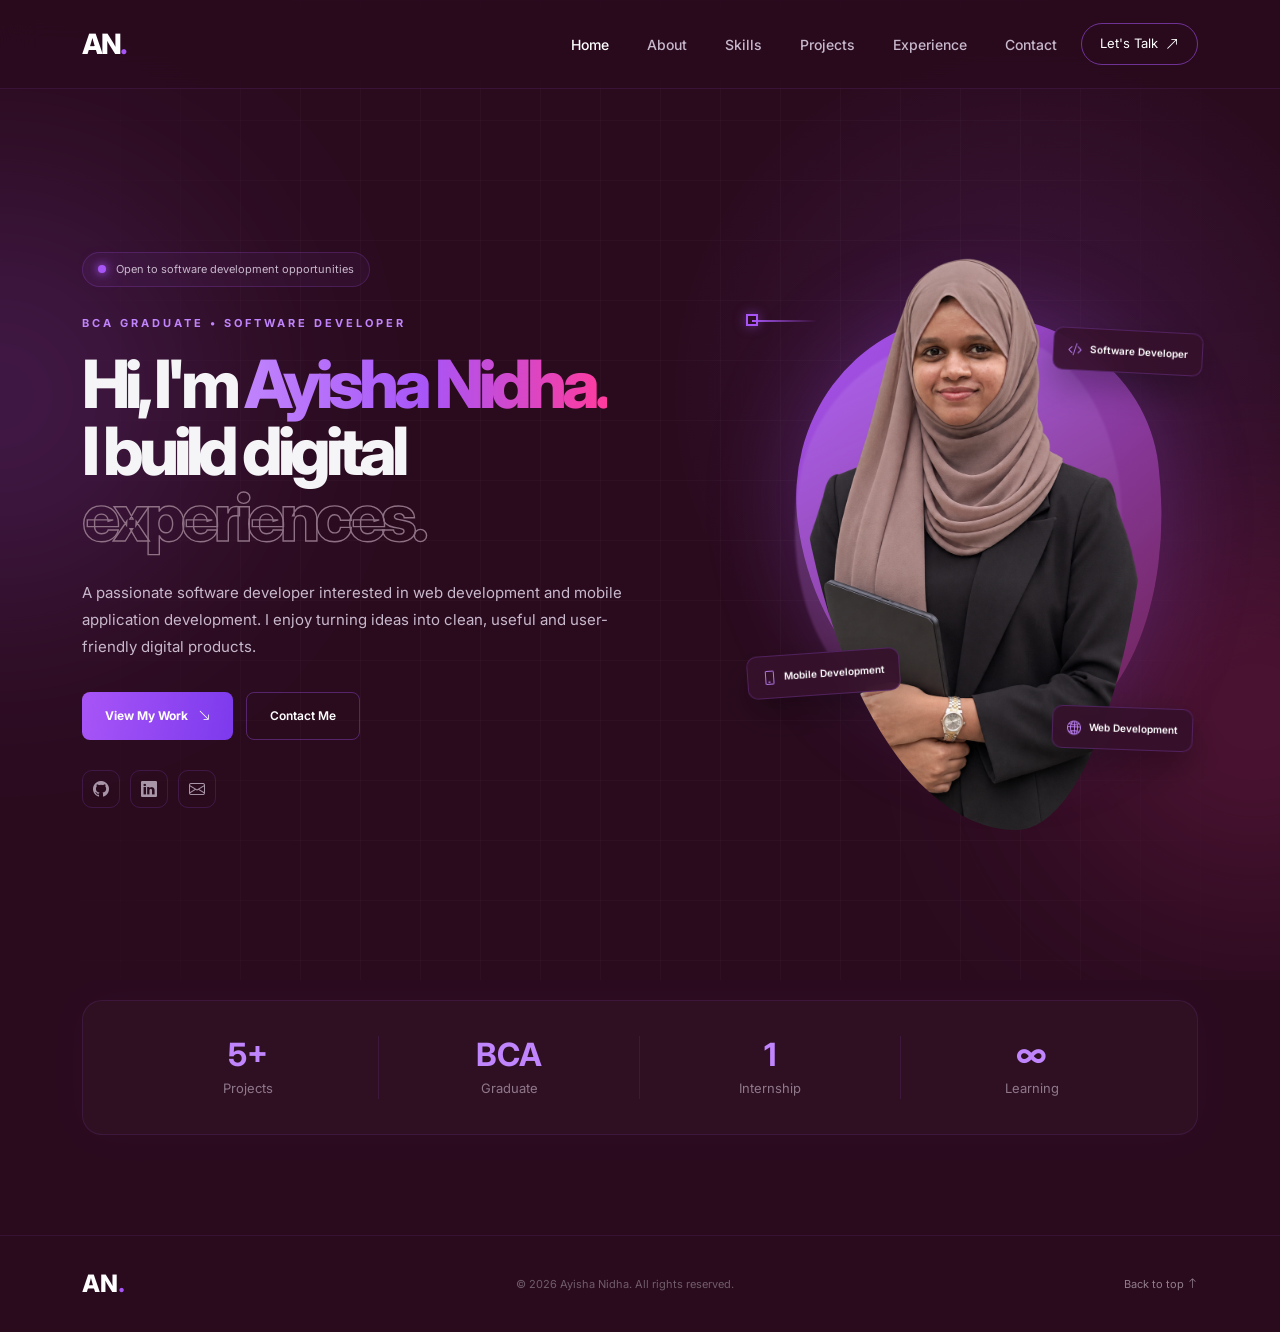
<file: index.html>
<!DOCTYPE html>
<html lang="en">

<head>

    <meta charset="UTF-8">

    <meta name="viewport" content="width=device-width, initial-scale=1.0">

    <title>Ayisha Nidha | Software Developer</title>

    <!-- Bootstrap -->

    <link
        href="https://cdn.jsdelivr.net/npm/bootstrap@5.3.3/dist/css/bootstrap.min.css"
        rel="stylesheet">

    <!-- Bootstrap Icons -->

    <link
        rel="stylesheet"
        href="https://cdn.jsdelivr.net/npm/bootstrap-icons@1.11.3/font/bootstrap-icons.min.css">

    <!-- Google Font -->

    <link
        href="https://fonts.googleapis.com/css2?family=Inter:wght@300;400;500;600;700;800&display=swap"
        rel="stylesheet">

    <!-- CSS -->

    <link rel="stylesheet" href="style.css">

</head>

<body>

<!-- =====================================================
NAVBAR
===================================================== -->

<nav class="navbar navbar-expand-lg fixed-top">

    <div class="container">

        <a class="navbar-brand" href="index.html">
            AN<span>.</span>
        </a>

        <button
            class="navbar-toggler"
            type="button"
            data-bs-toggle="collapse"
            data-bs-target="#navbarNav">

            <i class="bi bi-list"></i>

        </button>

        <div class="collapse navbar-collapse" id="navbarNav">

            <ul class="navbar-nav ms-auto align-items-lg-center">

                <li class="nav-item">
                    <a class="nav-link active" href="index.html">
                        Home
                    </a>
                </li>

                <li class="nav-item">
                    <a class="nav-link" href="about.html">
                        About
                    </a>
                </li>

                <li class="nav-item">
                    <a class="nav-link" href="skills.html">
                        Skills
                    </a>
                </li>

                <li class="nav-item">
                    <a class="nav-link" href="projects.html">
                        Projects
                    </a>
                </li>

                <li class="nav-item">
                    <a class="nav-link" href="experience.html">
                        Experience
                    </a>
                </li>

                <li class="nav-item">
                    <a class="nav-link" href="contact.html">
                        Contact
                    </a>
                </li>

                <li class="nav-item ms-lg-3">

                    <a href="contact.html" class="nav-talk">

                        Let's Talk

                        <i class="bi bi-arrow-up-right"></i>

                    </a>

                </li>

            </ul>

        </div>

    </div>

</nav>


<!-- =====================================================
HOME
===================================================== -->

<section id="home" class="hero">

    <div class="hero-grid"></div>

    <div class="hero-glow hero-glow-one"></div>

    <div class="hero-glow hero-glow-two"></div>

    <div class="container">

        <div class="row align-items-center min-vh-100">

            <!-- LEFT -->

            <div class="col-lg-7 hero-left">

                <div class="available">

                    <span class="pulse"></span>

                    Open to software development opportunities

                </div>

                <p class="hero-small">

                    BCA GRADUATE • SOFTWARE DEVELOPER

                </p>

                <h1>

                    Hi, I'm

                    <span class="gradient-text">
                        Ayisha Nidha.
                    </span>

                    <br>

                    I build digital

                    <span class="outline-text">
                        experiences.
                    </span>

                </h1>

                <p class="hero-description">

                    A passionate software developer interested in
                    web development and mobile application development.
                    I enjoy turning ideas into clean, useful and
                    user-friendly digital products.

                </p>

                <div class="hero-buttons">

                    <a href="projects.html" class="btn-main">

                        View My Work

                        <i class="bi bi-arrow-down-right"></i>

                    </a>

                    <a href="contact.html" class="btn-outline">

                        Contact Me

                    </a>

                </div>

                <div class="social-links">

                    <!-- GitHub -->

                    <a
                        href="https://github.com/AyshaNidhaA"
                        target="_blank"
                        title="GitHub">

                        <i class="bi bi-github"></i>

                    </a>

                    <!-- LinkedIn -->

                    <a
                        href="https://www.linkedin.com/in/ayisha-nidha-3877b5318/"
                        target="_blank"
                        title="LinkedIn">

                        <i class="bi bi-linkedin"></i>

                    </a>

                    <!-- Email -->

                    <a
                        href="mailto:ayshaaaa212@gmail.com"
                        title="Email">

                        <i class="bi bi-envelope"></i>

                    </a>

                </div>

            </div>


            <!-- RIGHT -->

            <div class="col-lg-5">

                <div class="hero-profile">

                    <div class="profile-shape shape-one"></div>

                    <div class="profile-shape shape-two"></div>

                    <div class="profile-image">

                        <img
                            src="./images/profile.png"
                            alt="Ayisha Nidha">

                    </div>

                    <div class="profile-label label-one">

                        <i class="bi bi-code-slash"></i>

                        Software Developer

                    </div>

                    <div class="profile-label label-two">

                        <i class="bi bi-phone"></i>

                        Mobile Development

                    </div>

                    <div class="profile-label label-three">

                        <i class="bi bi-globe2"></i>

                        Web Development

                    </div>

                </div>

            </div>

        </div>

    </div>

</section>


<!-- =====================================================
STATS
===================================================== -->

<section class="stats-section">

    <div class="container">

        <div class="stats-box">

            <div class="stat">

                <h3>5+</h3>

                <p>Projects</p>

            </div>

            <div class="stat">

                <h3>BCA</h3>

                <p>Graduate</p>

            </div>

            <div class="stat">

                <h3>1</h3>

                <p>Internship</p>

            </div>

            <div class="stat">

                <h3>∞</h3>

                <p>Learning</p>

            </div>

        </div>

    </div>

</section>


<!-- =====================================================
FOOTER
===================================================== -->

<footer>

    <div class="container">

        <div class="footer-content">

            <div class="footer-logo">

                AN<span>.</span>

            </div>

            <p>
                © 2026 Ayisha Nidha. All rights reserved.
            </p>

            <a href="#">

                Back to top

                <i class="bi bi-arrow-up"></i>

            </a>

        </div>

    </div>

</footer>


<!-- Bootstrap JS -->

<script
src="https://cdn.jsdelivr.net/npm/bootstrap@5.3.3/dist/js/bootstrap.bundle.min.js">
</script>

</body>

</html>
</file>
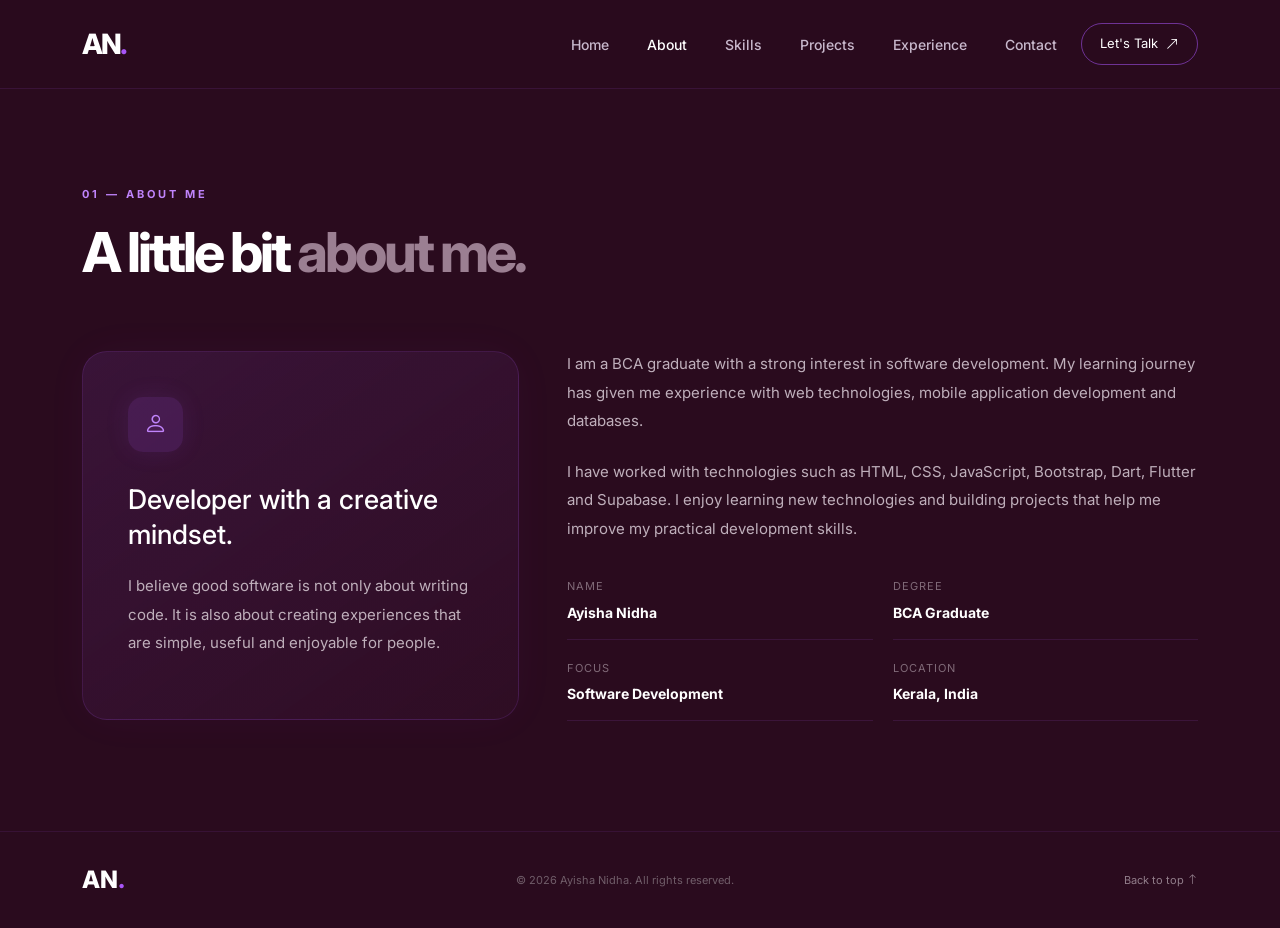
<file: about.html>
<!DOCTYPE html>
<html lang="en">

<head>

    <meta charset="UTF-8">

    <meta name="viewport" content="width=device-width, initial-scale=1.0">

    <title>About | Ayisha Nidha</title>

    <link
        href="https://cdn.jsdelivr.net/npm/bootstrap@5.3.3/dist/css/bootstrap.min.css"
        rel="stylesheet">

    <link
        rel="stylesheet"
        href="https://cdn.jsdelivr.net/npm/bootstrap-icons@1.11.3/font/bootstrap-icons.min.css">

    <link
        href="https://fonts.googleapis.com/css2?family=Inter:wght@300;400;500;600;700;800&display=swap"
        rel="stylesheet">

    <link rel="stylesheet" href="style.css">

</head>

<body>

<nav class="navbar navbar-expand-lg fixed-top">

    <div class="container">

        <a class="navbar-brand" href="index.html">
            AN<span>.</span>
        </a>

        <button
            class="navbar-toggler"
            type="button"
            data-bs-toggle="collapse"
            data-bs-target="#navbarNav">

            <i class="bi bi-list"></i>

        </button>

        <div class="collapse navbar-collapse" id="navbarNav">

            <ul class="navbar-nav ms-auto align-items-lg-center">

                <li class="nav-item">
                    <a class="nav-link" href="index.html">Home</a>
                </li>

                <li class="nav-item">
                    <a class="nav-link active" href="about.html">About</a>
                </li>

                <li class="nav-item">
                    <a class="nav-link" href="skills.html">Skills</a>
                </li>

                <li class="nav-item">
                    <a class="nav-link" href="projects.html">Projects</a>
                </li>

                <li class="nav-item">
                    <a class="nav-link" href="experience.html">Experience</a>
                </li>

                <li class="nav-item">
                    <a class="nav-link" href="contact.html">Contact</a>
                </li>

                <li class="nav-item ms-lg-3">

                    <a href="contact.html" class="nav-talk">

                        Let's Talk

                        <i class="bi bi-arrow-up-right"></i>

                    </a>

                </li>

            </ul>

        </div>

    </div>

</nav>


<!-- ABOUT -->

<section id="about" class="section" style="padding-top: 180px;">

    <div class="container">

        <div class="section-heading">

            <span>01 — ABOUT ME</span>

            <h2>

                A little bit

                <span>about me.</span>

            </h2>

        </div>

        <div class="row align-items-center g-5">

            <div class="col-lg-5">

                <div class="about-card">

                    <div class="about-icon">

                        <i class="bi bi-person"></i>

                    </div>

                    <h3>

                        Developer with a
                        creative mindset.

                    </h3>

                    <p>

                        I believe good software is not only about
                        writing code. It is also about creating
                        experiences that are simple, useful and
                        enjoyable for people.

                    </p>

                </div>

            </div>

            <div class="col-lg-7">

                <p class="about-text">

                    I am a BCA graduate with a strong interest in
                    software development. My learning journey has
                    given me experience with web technologies,
                    mobile application development and databases.

                </p>

                <p class="about-text">

                    I have worked with technologies such as
                    HTML, CSS, JavaScript, Bootstrap, Dart,
                    Flutter and Supabase. I enjoy learning new
                    technologies and building projects that help
                    me improve my practical development skills.

                </p>

                <div class="about-details">

                    <div>

                        <span>Name</span>

                        <strong>
                            Ayisha Nidha
                        </strong>

                    </div>

                    <div>

                        <span>Degree</span>

                        <strong>
                            BCA Graduate
                        </strong>

                    </div>

                    <div>

                        <span>Focus</span>

                        <strong>
                            Software Development
                        </strong>

                    </div>

                    <div>

                        <span>Location</span>

                        <strong>
                            Kerala, India
                        </strong>

                    </div>

                </div>

            </div>

        </div>

    </div>

</section>


<footer>

    <div class="container">

        <div class="footer-content">

            <div class="footer-logo">
                AN<span>.</span>
            </div>

            <p>
                © 2026 Ayisha Nidha. All rights reserved.
            </p>

            <a href="#">
                Back to top
                <i class="bi bi-arrow-up"></i>
            </a>

        </div>

    </div>

</footer>


<script
src="https://cdn.jsdelivr.net/npm/bootstrap@5.3.3/dist/js/bootstrap.bundle.min.js">
</script>

</body>

</html>
</file>
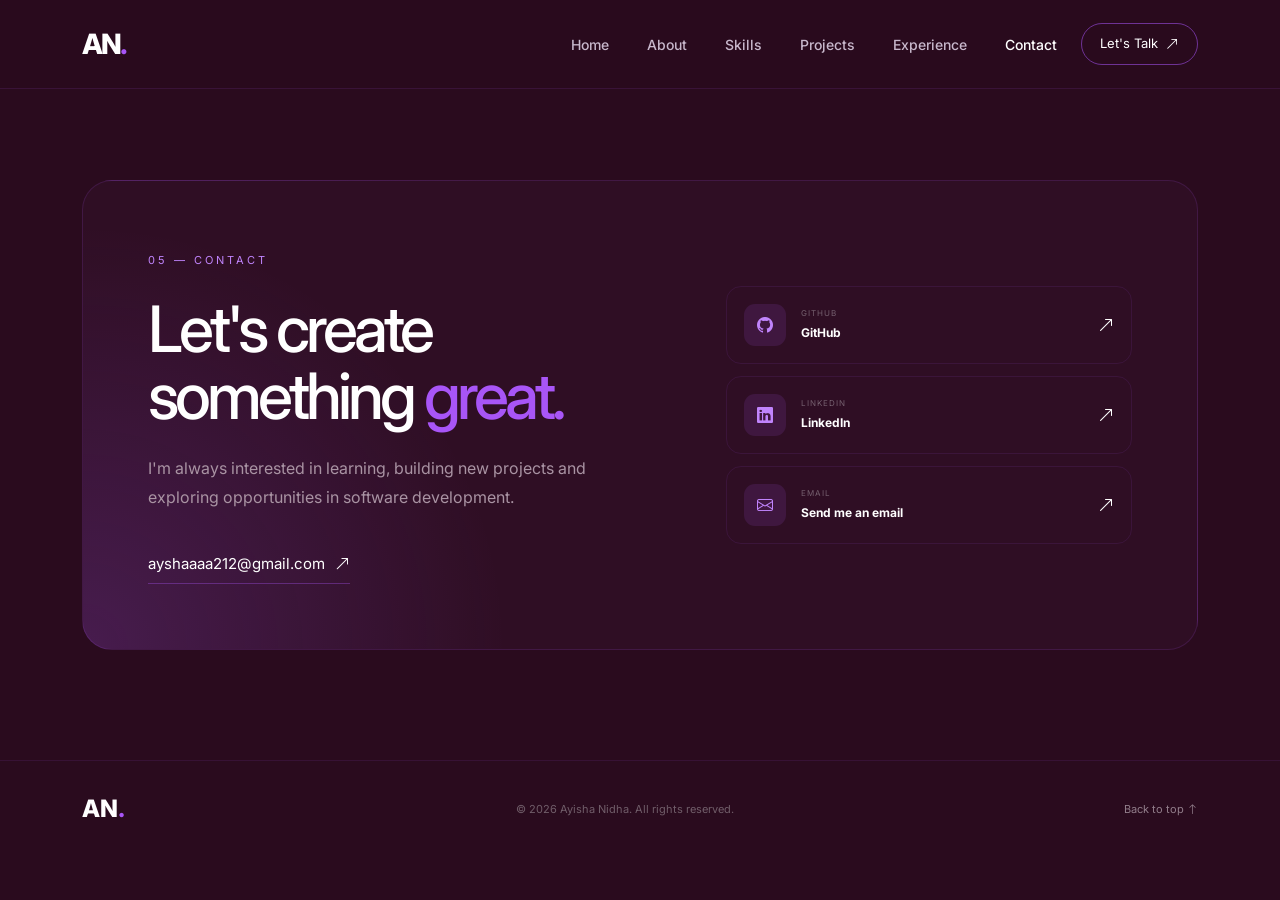
<file: contact.html>
<!DOCTYPE html>
<html lang="en">

<head>

    <meta charset="UTF-8">

    <meta name="viewport" content="width=device-width, initial-scale=1.0">

    <title>Contact | Ayisha Nidha</title>

    <link
        href="https://cdn.jsdelivr.net/npm/bootstrap@5.3.3/dist/css/bootstrap.min.css"
        rel="stylesheet">

    <link
        rel="stylesheet"
        href="https://cdn.jsdelivr.net/npm/bootstrap-icons@1.11.3/font/bootstrap-icons.min.css">

    <link
        href="https://fonts.googleapis.com/css2?family=Inter:wght@300;400;500;600;700;800&display=swap"
        rel="stylesheet">

    <link rel="stylesheet" href="style.css">

</head>

<body>

<nav class="navbar navbar-expand-lg fixed-top">

    <div class="container">

        <a class="navbar-brand" href="index.html">
            AN<span>.</span>
        </a>

        <button
            class="navbar-toggler"
            type="button"
            data-bs-toggle="collapse"
            data-bs-target="#navbarNav">

            <i class="bi bi-list"></i>

        </button>

        <div class="collapse navbar-collapse" id="navbarNav">

            <ul class="navbar-nav ms-auto align-items-lg-center">

                <li class="nav-item">
                    <a class="nav-link" href="index.html">Home</a>
                </li>

                <li class="nav-item">
                    <a class="nav-link" href="about.html">About</a>
                </li>

                <li class="nav-item">
                    <a class="nav-link" href="skills.html">Skills</a>
                </li>

                <li class="nav-item">
                    <a class="nav-link" href="projects.html">Projects</a>
                </li>

                <li class="nav-item">
                    <a class="nav-link" href="experience.html">Experience</a>
                </li>

                <li class="nav-item">
                    <a class="nav-link active" href="contact.html">Contact</a>
                </li>

                <li class="nav-item ms-lg-3">

                    <a href="contact.html" class="nav-talk">

                        Let's Talk

                        <i class="bi bi-arrow-up-right"></i>

                    </a>

                </li>

            </ul>

        </div>

    </div>

</nav>


<!-- CONTACT -->

<section id="contact" class="section contact-section" style="padding-top: 180px;">

    <div class="container">

        <div class="contact-box">

            <div class="contact-content">

                <span class="contact-small">
                    05 — CONTACT
                </span>

                <h2>

                    Let's create

                    something

                    <span>great.</span>

                </h2>

                <p>

                    I'm always interested in learning,
                    building new projects and exploring
                    opportunities in software development.

                </p>

                <a
                    href="mailto:ayshaaaa212@gmail.com"
                    class="email-link">

                    ayshaaaa212@gmail.com

                    <i class="bi bi-arrow-up-right"></i>

                </a>

            </div>


            <div class="contact-details">

                <!-- GitHub -->

                <a
                    href="https://github.com/AyshaNidhaA"
                    target="_blank"
                    class="contact-item">

                    <div class="contact-icon">

                        <i class="bi bi-github"></i>

                    </div>

                    <div>

                        <small>GITHUB</small>

                        <strong>
                            GitHub
                        </strong>

                    </div>

                    <i class="bi bi-arrow-up-right"></i>

                </a>


                <!-- LinkedIn -->

                <a
                    href="https://www.linkedin.com/in/ayisha-nidha-3877b5318/"
                    target="_blank"
                    class="contact-item">

                    <div class="contact-icon">

                        <i class="bi bi-linkedin"></i>

                    </div>

                    <div>

                        <small>LINKEDIN</small>

                        <strong>
                            LinkedIn
                        </strong>

                    </div>

                    <i class="bi bi-arrow-up-right"></i>

                </a>


                <!-- Email -->

                <a
                    href="mailto:ayshaaaa212@gmail.com"
                    class="contact-item">

                    <div class="contact-icon">

                        <i class="bi bi-envelope"></i>

                    </div>

                    <div>

                        <small>EMAIL</small>

                        <strong>
                            Send me an email
                        </strong>

                    </div>

                    <i class="bi bi-arrow-up-right"></i>

                </a>

            </div>

        </div>

    </div>

</section>


<footer>

    <div class="container">

        <div class="footer-content">

            <div class="footer-logo">
                AN<span>.</span>
            </div>

            <p>
                © 2026 Ayisha Nidha. All rights reserved.
            </p>

            <a href="#">
                Back to top
                <i class="bi bi-arrow-up"></i>
            </a>

        </div>

    </div>

</footer>


<script
src="https://cdn.jsdelivr.net/npm/bootstrap@5.3.3/dist/js/bootstrap.bundle.min.js">
</script>

</body>

</html>
</file>
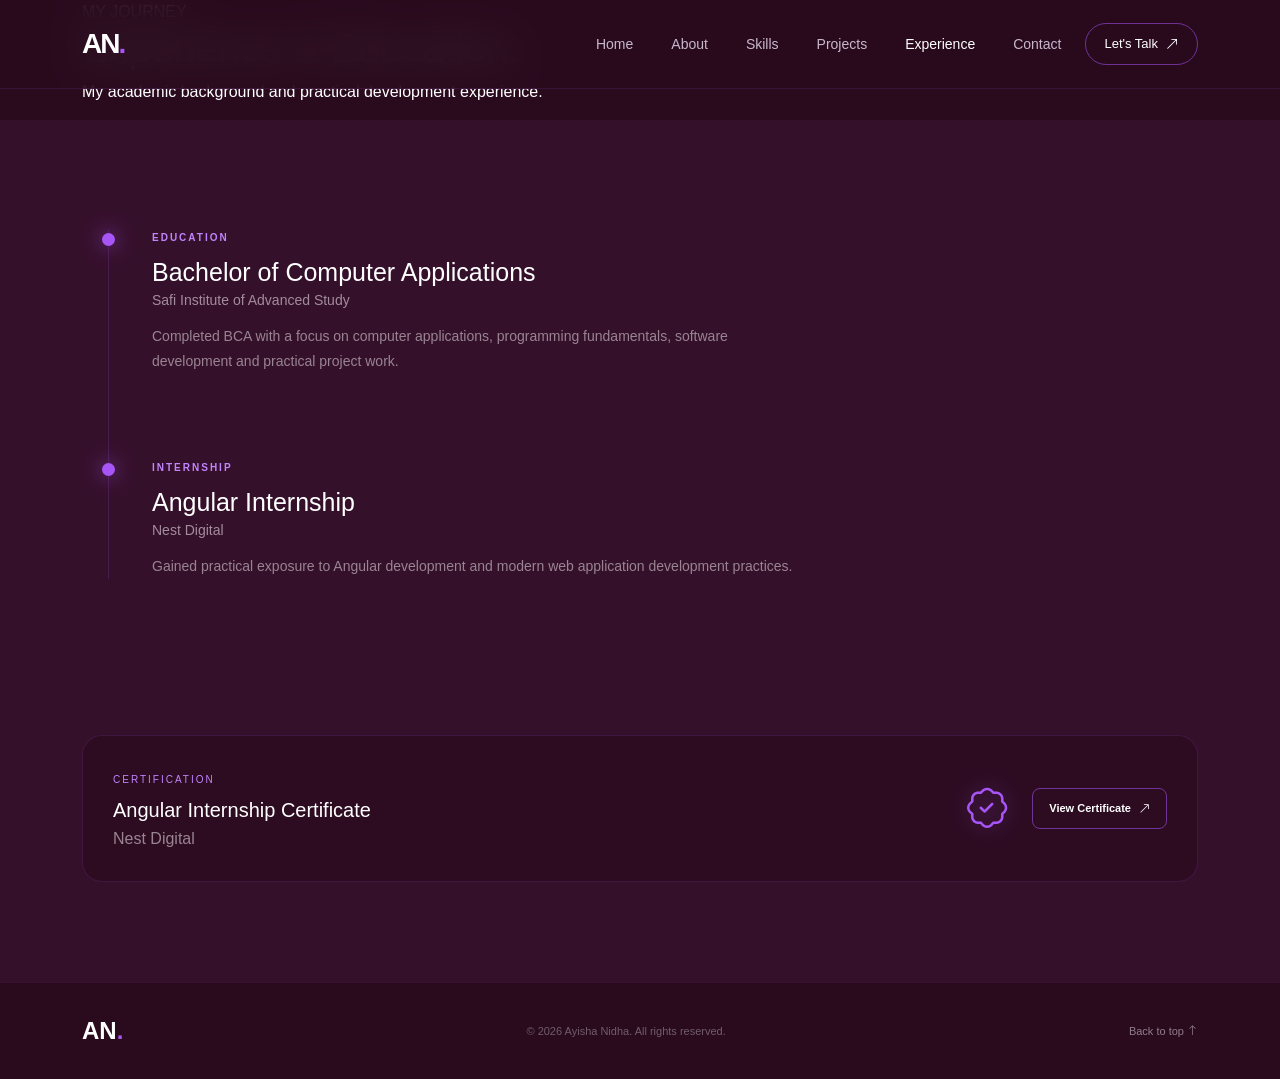
<file: experience.html>
<!DOCTYPE html>
<html lang="en">
<head>
    <meta charset="UTF-8">
    <meta name="viewport" content="width=device-width, initial-scale=1.0">

    <title>Experience | Ayisha Nidha</title>

    <link href="https://cdn.jsdelivr.net/npm/bootstrap@5.3.3/dist/css/bootstrap.min.css" rel="stylesheet">

    <link rel="stylesheet" href="https://cdn.jsdelivr.net/npm/bootstrap-icons@1.11.3/font/bootstrap-icons.min.css">

    <link rel="stylesheet" href="style.css">
</head>

<body>

<nav class="navbar navbar-expand-lg fixed-top">

    <div class="container">

        <a class="navbar-brand" href="index.html">
            AN<span>.</span>
        </a>

        <button class="navbar-toggler" type="button"
                data-bs-toggle="collapse"
                data-bs-target="#navbarNav">

            <i class="bi bi-list"></i>

        </button>

        <div class="collapse navbar-collapse" id="navbarNav">

            <ul class="navbar-nav ms-auto align-items-lg-center">

                <li class="nav-item">
                    <a class="nav-link" href="index.html">Home</a>
                </li>

                <li class="nav-item">
                    <a class="nav-link" href="about.html">About</a>
                </li>

                <li class="nav-item">
                    <a class="nav-link" href="skills.html">Skills</a>
                </li>

                <li class="nav-item">
                    <a class="nav-link" href="projects.html">Projects</a>
                </li>

                <li class="nav-item">
                    <a class="nav-link active" href="experience.html">Experience</a>
                </li>

                <li class="nav-item">
                    <a class="nav-link" href="contact.html">Contact</a>
                </li>

                <li class="nav-item ms-lg-3">
                    <a href="contact.html" class="nav-talk">
                        Let's Talk
                        <i class="bi bi-arrow-up-right"></i>
                    </a>
                </li>

            </ul>

        </div>

    </div>

</nav>


<section class="page-header">

    <div class="container">

        <span>MY JOURNEY</span>

        <h1>
            Experience & <span>Education.</span>
        </h1>

        <p>
            My academic background and practical
            development experience.
        </p>

    </div>

</section>


<section class="section experience-section">

    <div class="container">

        <div class="timeline">


            <div class="timeline-item">

                <div class="timeline-dot"></div>

                <div class="timeline-date">
                    EDUCATION
                </div>

                <div class="timeline-content">

                    <h3>
                        Bachelor of Computer Applications
                    </h3>

                    <h5>
                        Safi Institute of Advanced Study
                    </h5>

                    <p>
                        Completed BCA with a focus on computer
                        applications, programming fundamentals,
                        software development and practical
                        project work.
                    </p>

                </div>

            </div>


            <div class="timeline-item">

                <div class="timeline-dot"></div>

                <div class="timeline-date">
                    INTERNSHIP
                </div>

                <div class="timeline-content">

                    <h3>
                        Angular Internship
                    </h3>

                    <h5>
                        Nest Digital
                    </h5>

                    <p>
                        Gained practical exposure to Angular
                        development and modern web application
                        development practices.
                    </p>

                </div>

            </div>


        </div>

    </div>

</section>


<section class="certificate-section">

    <div class="container">

        <div class="certificate-card">

            <div class="certificate-info">

                <span>
                    CERTIFICATION
                </span>

                <h3>
                    Angular Internship Certificate
                </h3>

                <p>
                    Nest Digital
                </p>

            </div>


            <div class="certificate-right">

                <div class="certificate-icon">
                    <i class="bi bi-patch-check"></i>
                </div>

                <a href="./images/internship_nest.jfif"
                   target="_blank"
                   class="certificate-button">

                    View Certificate

                    <i class="bi bi-arrow-up-right"></i>

                </a>

            </div>

        </div>

    </div>

</section>


<footer>

    <div class="container">

        <div class="footer-content">

            <div class="footer-logo">
                AN<span>.</span>
            </div>

            <p>
                © 2026 Ayisha Nidha. All rights reserved.
            </p>

            <a href="#">
                Back to top
                <i class="bi bi-arrow-up"></i>
            </a>

        </div>

    </div>

</footer>


<script src="https://cdn.jsdelivr.net/npm/bootstrap@5.3.3/dist/js/bootstrap.bundle.min.js"></script>

</body>
</html>
</file>
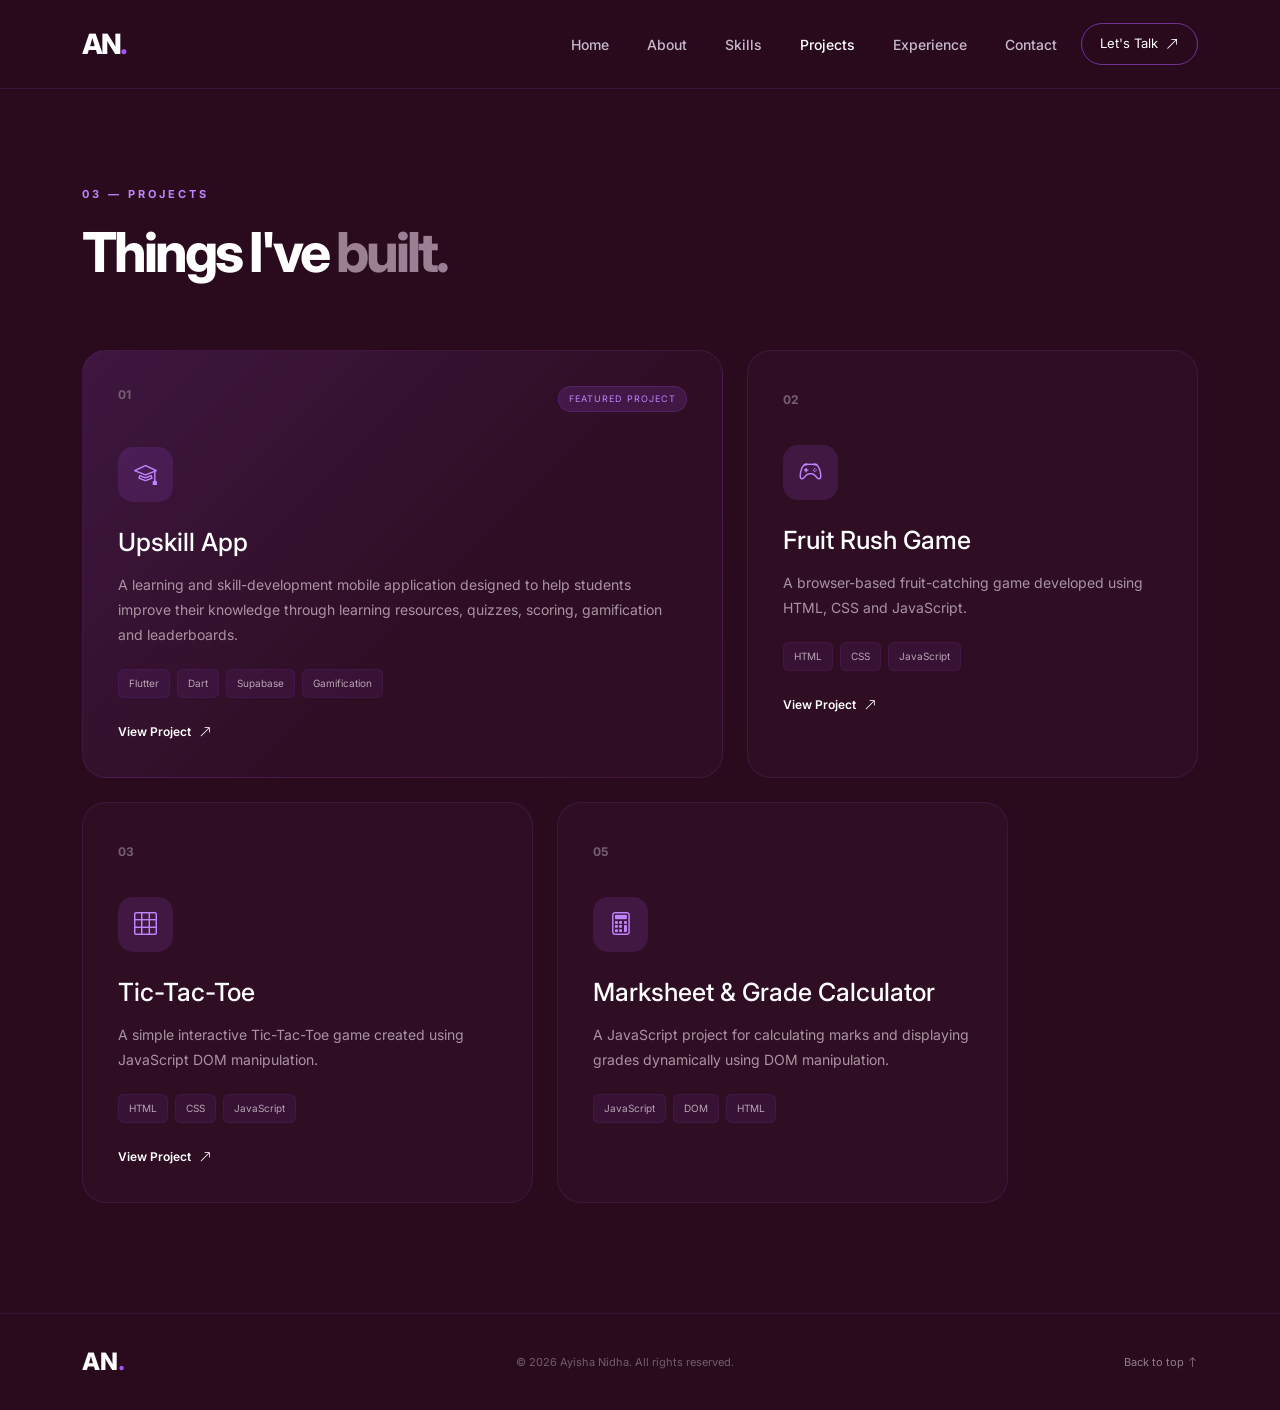
<file: projects.html>
<!DOCTYPE html>
<html lang="en">

<head>

    <meta charset="UTF-8">

    <meta name="viewport" content="width=device-width, initial-scale=1.0">

    <title>Projects | Ayisha Nidha</title>

    <link
        href="https://cdn.jsdelivr.net/npm/bootstrap@5.3.3/dist/css/bootstrap.min.css"
        rel="stylesheet">

    <link
        rel="stylesheet"
        href="https://cdn.jsdelivr.net/npm/bootstrap-icons@1.11.3/font/bootstrap-icons.min.css">

    <link
        href="https://fonts.googleapis.com/css2?family=Inter:wght@300;400;500;600;700;800&display=swap"
        rel="stylesheet">

    <link rel="stylesheet" href="style.css">

</head>

<body>

<nav class="navbar navbar-expand-lg fixed-top">

    <div class="container">

        <a class="navbar-brand" href="index.html">
            AN<span>.</span>
        </a>

        <button
            class="navbar-toggler"
            type="button"
            data-bs-toggle="collapse"
            data-bs-target="#navbarNav">

            <i class="bi bi-list"></i>

        </button>

        <div class="collapse navbar-collapse" id="navbarNav">

            <ul class="navbar-nav ms-auto align-items-lg-center">

                <li class="nav-item">
                    <a class="nav-link" href="index.html">Home</a>
                </li>

                <li class="nav-item">
                    <a class="nav-link" href="about.html">About</a>
                </li>

                <li class="nav-item">
                    <a class="nav-link" href="skills.html">Skills</a>
                </li>

                <li class="nav-item">
                    <a class="nav-link active" href="projects.html">Projects</a>
                </li>

                <li class="nav-item">
                    <a class="nav-link" href="experience.html">Experience</a>
                </li>

                <li class="nav-item">
                    <a class="nav-link" href="contact.html">Contact</a>
                </li>

                <li class="nav-item ms-lg-3">

                    <a href="contact.html" class="nav-talk">

                        Let's Talk

                        <i class="bi bi-arrow-up-right"></i>

                    </a>

                </li>

            </ul>

        </div>

    </div>

</nav>


<section id="projects" class="section" style="padding-top: 180px;">

    <div class="container">

        <div class="section-heading">

            <span>03 — PROJECTS</span>

            <h2>

                Things I've

                <span>built.</span>

            </h2>

        </div>

        <div class="row g-4">

            <!-- PROJECT 1 -->

            <div class="col-lg-7">

                <div class="project-card featured-project">

                    <div class="project-top">

                        <span class="project-number">
                            01
                        </span>

                        <span class="featured-label">
                            Featured Project
                        </span>

                    </div>

                    <div class="project-icon">

                        <i class="bi bi-mortarboard"></i>

                    </div>

                    <h3>
                        Upskill App
                    </h3>

                    <p>

                        A learning and skill-development mobile
                        application designed to help students
                        improve their knowledge through learning
                        resources, quizzes, scoring, gamification
                        and leaderboards.

                    </p>

                    <div class="project-tech">

                        <span>Flutter</span>
                        <span>Dart</span>
                        <span>Supabase</span>
                        <span>Gamification</span>

                    </div>

                    <a href="#" class="project-link">

                        View Project

                        <i class="bi bi-arrow-up-right"></i>

                    </a>

                </div>

            </div>


            <!-- PROJECT 2 -->

            <div class="col-lg-5">

                <div class="project-card">

                    <span class="project-number">
                        02
                    </span>

                    <div class="project-icon">

                        <i class="bi bi-controller"></i>

                    </div>

                    <h3>
                        Fruit Rush Game
                    </h3>

                    <p>

                        A browser-based fruit-catching game
                        developed using HTML, CSS and JavaScript.

                    </p>

                    <div class="project-tech">

                        <span>HTML</span>
                        <span>CSS</span>
                        <span>JavaScript</span>

                    </div>

                    <a href="#" class="project-link">

                        View Project

                        <i class="bi bi-arrow-up-right"></i>

                    </a>

                </div>

            </div>


            <!-- PROJECT 3 -->

            <div class="col-lg-5">

                <div class="project-card">

                    <span class="project-number">
                        03
                    </span>

                    <div class="project-icon">

                        <i class="bi bi-grid-3x3"></i>

                    </div>

                    <h3>
                        Tic-Tac-Toe
                    </h3>

                    <p>

                        A simple interactive Tic-Tac-Toe game
                        created using JavaScript DOM manipulation.

                    </p>

                    <div class="project-tech">

                        <span>HTML</span>
                        <span>CSS</span>
                        <span>JavaScript</span>

                    </div>

                    <a href="#" class="project-link">

                        View Project

                        <i class="bi bi-arrow-up-right"></i>

                    </a>

                </div>

            </div>


            <!-- PROJECT 5 -->

            <div class="col-lg-5">

                <div class="project-card">

                    <span class="project-number">
                        05
                    </span>

                    <div class="project-icon">

                        <i class="bi bi-calculator"></i>

                    </div>

                    <h3>
                        Marksheet & Grade Calculator
                    </h3>

                    <p>

                        A JavaScript project for calculating
                        marks and displaying grades dynamically
                        using DOM manipulation.

                    </p>

                    <div class="project-tech">

                        <span>JavaScript</span>
                        <span>DOM</span>
                        <span>HTML</span>

                    </div>

                </div>

            </div>

        </div>

    </div>

</section>


<footer>

    <div class="container">

        <div class="footer-content">

            <div class="footer-logo">
                AN<span>.</span>
            </div>

            <p>
                © 2026 Ayisha Nidha. All rights reserved.
            </p>

            <a href="#">
                Back to top
                <i class="bi bi-arrow-up"></i>
            </a>

        </div>

    </div>

</footer>


<script
src="https://cdn.jsdelivr.net/npm/bootstrap@5.3.3/dist/js/bootstrap.bundle.min.js">
</script>

</body>

</html>
</file>
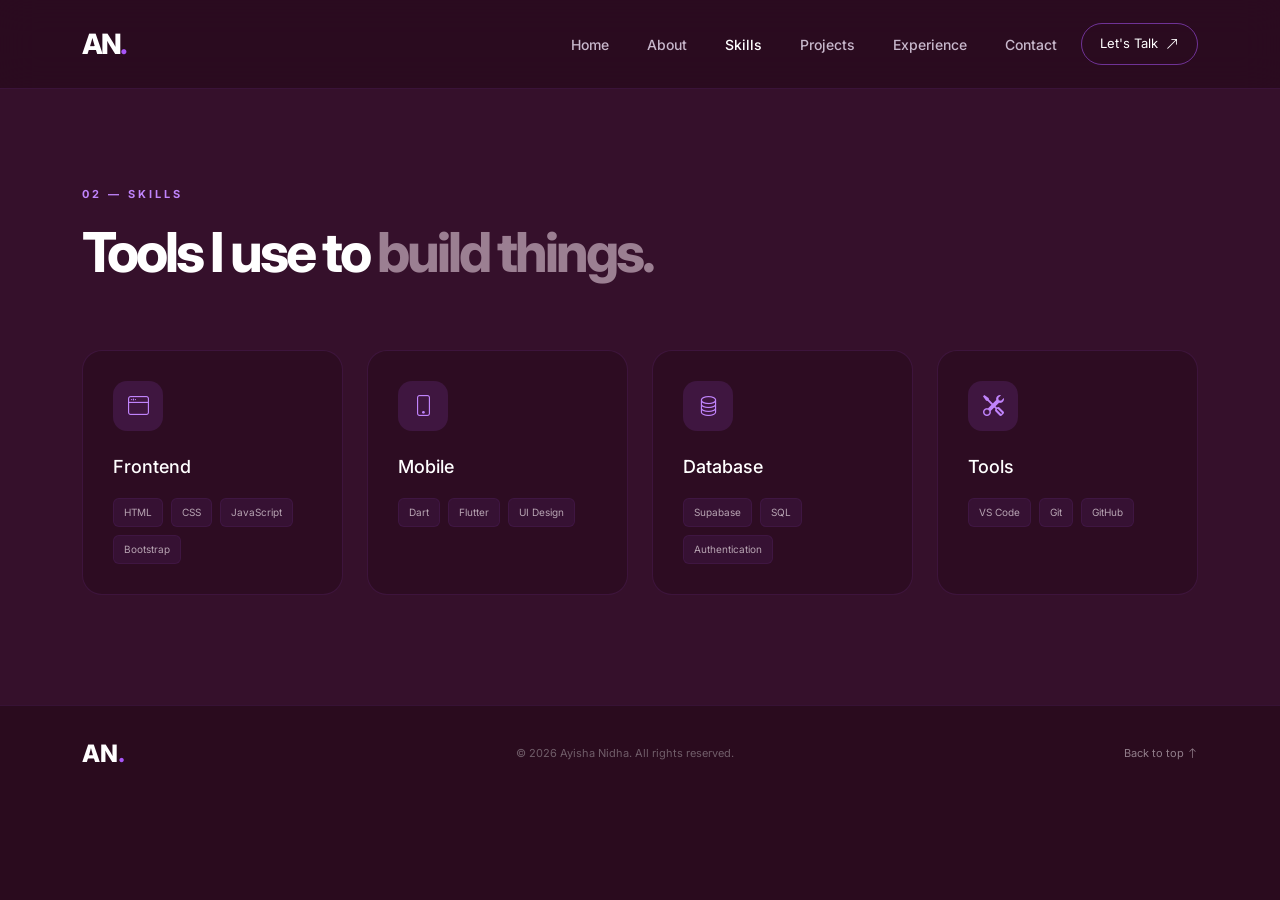
<file: skills.html>
<!DOCTYPE html>
<html lang="en">

<head>

    <meta charset="UTF-8">

    <meta name="viewport" content="width=device-width, initial-scale=1.0">

    <title>Skills | Ayisha Nidha</title>

    <link
        href="https://cdn.jsdelivr.net/npm/bootstrap@5.3.3/dist/css/bootstrap.min.css"
        rel="stylesheet">

    <link
        rel="stylesheet"
        href="https://cdn.jsdelivr.net/npm/bootstrap-icons@1.11.3/font/bootstrap-icons.min.css">

    <link
        href="https://fonts.googleapis.com/css2?family=Inter:wght@300;400;500;600;700;800&display=swap"
        rel="stylesheet">

    <link rel="stylesheet" href="style.css">

</head>

<body>

<nav class="navbar navbar-expand-lg fixed-top">

    <div class="container">

        <a class="navbar-brand" href="index.html">
            AN<span>.</span>
        </a>

        <button
            class="navbar-toggler"
            type="button"
            data-bs-toggle="collapse"
            data-bs-target="#navbarNav">

            <i class="bi bi-list"></i>

        </button>

        <div class="collapse navbar-collapse" id="navbarNav">

            <ul class="navbar-nav ms-auto align-items-lg-center">

                <li class="nav-item">
                    <a class="nav-link" href="index.html">Home</a>
                </li>

                <li class="nav-item">
                    <a class="nav-link" href="about.html">About</a>
                </li>

                <li class="nav-item">
                    <a class="nav-link active" href="skills.html">Skills</a>
                </li>

                <li class="nav-item">
                    <a class="nav-link" href="projects.html">Projects</a>
                </li>

                <li class="nav-item">
                    <a class="nav-link" href="experience.html">Experience</a>
                </li>

                <li class="nav-item">
                    <a class="nav-link" href="contact.html">Contact</a>
                </li>

                <li class="nav-item ms-lg-3">

                    <a href="contact.html" class="nav-talk">

                        Let's Talk

                        <i class="bi bi-arrow-up-right"></i>

                    </a>

                </li>

            </ul>

        </div>

    </div>

</nav>


<section id="skills" class="section skills-section" style="padding-top: 180px;">

    <div class="container">

        <div class="section-heading">

            <span>02 — SKILLS</span>

            <h2>

                Tools I use to

                <span>build things.</span>

            </h2>

        </div>

        <div class="row g-4">

            <div class="col-md-6 col-lg-3">

                <div class="skill-card">

                    <div class="skill-icon">
                        <i class="bi bi-window"></i>
                    </div>

                    <h4>Frontend</h4>

                    <div class="skill-tags">

                        <span>HTML</span>
                        <span>CSS</span>
                        <span>JavaScript</span>
                        <span>Bootstrap</span>

                    </div>

                </div>

            </div>

            <div class="col-md-6 col-lg-3">

                <div class="skill-card">

                    <div class="skill-icon">
                        <i class="bi bi-phone"></i>
                    </div>

                    <h4>Mobile</h4>

                    <div class="skill-tags">

                        <span>Dart</span>
                        <span>Flutter</span>
                        <span>UI Design</span>

                    </div>

                </div>

            </div>

            <div class="col-md-6 col-lg-3">

                <div class="skill-card">

                    <div class="skill-icon">
                        <i class="bi bi-database"></i>
                    </div>

                    <h4>Database</h4>

                    <div class="skill-tags">

                        <span>Supabase</span>
                        <span>SQL</span>
                        <span>Authentication</span>

                    </div>

                </div>

            </div>

            <div class="col-md-6 col-lg-3">

                <div class="skill-card">

                    <div class="skill-icon">
                        <i class="bi bi-tools"></i>
                    </div>

                    <h4>Tools</h4>

                    <div class="skill-tags">

                        <span>VS Code</span>
                        <span>Git</span>
                        <span>GitHub</span>

                    </div>

                </div>

            </div>

        </div>

    </div>

</section>


<footer>

    <div class="container">

        <div class="footer-content">

            <div class="footer-logo">
                AN<span>.</span>
            </div>

            <p>
                © 2026 Ayisha Nidha. All rights reserved.
            </p>

            <a href="#">
                Back to top
                <i class="bi bi-arrow-up"></i>
            </a>

        </div>

    </div>

</footer>


<script
src="https://cdn.jsdelivr.net/npm/bootstrap@5.3.3/dist/js/bootstrap.bundle.min.js">
</script>

</body>

</html>
</file>
<file: style.css>
/* =====================================================
BASIC
===================================================== */

* {
    margin: 0;
    padding: 0;
    box-sizing: border-box;
}

html {
    scroll-behavior: smooth;
}

body {
    background: #2A0B1E;
    color: #ffffff;
    font-family: "Inter", sans-serif;
    overflow-x: hidden;
}

a {
    text-decoration: none;
}

::selection {
    background: #A855F7;
    color: white;
}


/* =====================================================
NAVBAR
===================================================== */

.navbar {
    padding: 18px 0;
    background: rgba(42, 11, 30, 0.88);
    backdrop-filter: blur(18px);
    border-bottom: 1px solid rgba(168, 85, 247, 0.12);
    z-index: 1000;
}

.navbar-brand {
    font-size: 28px;
    font-weight: 800;
    color: white;
    letter-spacing: -2px;
}

.navbar-brand span,
.footer-logo span {
    color: #A855F7;
}

.nav-link {
    color: #C8B8CC !important;
    font-size: 14px;
    font-weight: 500;
    margin-left: 22px;
    transition: 0.3s;
}

.nav-link:hover,
.nav-link.active {
    color: #ffffff !important;
}

.nav-talk {
    display: inline-flex;
    align-items: center;
    gap: 8px;
    padding: 10px 18px;
    border: 1px solid rgba(168, 85, 247, 0.55);
    border-radius: 50px;
    color: white;
    font-size: 13px;
    transition: 0.3s;
}

.nav-talk:hover {
    background: #A855F7;
    border-color: #A855F7;
    color: white;
    box-shadow: 0 0 25px rgba(168, 85, 247, 0.35);
}

.navbar-toggler {
    border: 1px solid rgba(255,255,255,0.15);
}

.navbar-toggler i {
    color: white;
    font-size: 25px;
}


/* =====================================================
HERO
===================================================== */

.hero {
    position: relative;
    min-height: 100vh;
    overflow: hidden;
    padding-top: 80px;

    background:
        radial-gradient(
            circle at 80% 40%,
            rgba(168, 85, 247, 0.16),
            transparent 30%
        ),
        #2A0B1E;
}

.hero-grid {
    position: absolute;
    inset: 0;

    background-image:
        linear-gradient(
            rgba(255,255,255,0.025) 1px,
            transparent 1px
        ),
        linear-gradient(
            90deg,
            rgba(255,255,255,0.025) 1px,
            transparent 1px
        );

    background-size: 60px 60px;

    mask-image:
        linear-gradient(
            to right,
            transparent,
            black 25%,
            black 80%,
            transparent
        );

    pointer-events: none;
}

.hero-glow {
    position: absolute;
    border-radius: 50%;
    filter: blur(120px);
    pointer-events: none;
    opacity: 0.22;
}

.hero-glow-one {
    width: 400px;
    height: 400px;
    background: #A855F7;
    left: -200px;
    top: 20%;
}

.hero-glow-two {
    width: 350px;
    height: 350px;
    background: #FF3B9D;
    right: -150px;
    bottom: 10%;
}


/* =====================================================
HERO LEFT
===================================================== */

.hero-left {
    position: relative;
    z-index: 5;
}

.available {
    display: inline-flex;
    align-items: center;
    gap: 10px;
    padding: 8px 15px;
    border: 1px solid rgba(168, 85, 247, 0.20);
    border-radius: 50px;
    background: rgba(168, 85, 247, 0.06);
    color: #C8B8CC;
    font-size: 11px;
    margin-bottom: 28px;
}

.pulse {
    width: 8px;
    height: 8px;
    border-radius: 50%;
    background: #A855F7;

    box-shadow:
        0 0 8px #A855F7,
        0 0 18px rgba(168,85,247,0.8);
}

.hero-small {
    color: #C084FC;
    font-size: 11px;
    letter-spacing: 3px;
    font-weight: 700;
    margin-bottom: 20px;
}


/* =====================================================
HERO HEADING
===================================================== */

.hero h1 {
    font-size: clamp(40px, 5.2vw, 72px);
    line-height: 1;
    letter-spacing: -5px;
    font-weight: 800;
    max-width: 850px;
    color: #f5f5f7;
    margin: 0;
}

.gradient-text {
    background:
        linear-gradient(
            90deg,
            #C084FC,
            #A855F7,
            #FF3B9D
        );

    -webkit-background-clip: text;
    -webkit-text-fill-color: transparent;
}

.outline-text {
    color: transparent;
    -webkit-text-stroke: 1.4px #8E7185;
}


/* =====================================================
DESCRIPTION
===================================================== */

.hero-description {
    max-width: 570px;
    color: #C8B8CC;
    font-size: 15px;
    line-height: 1.8;
    margin-top: 28px;
}


/* =====================================================
BUTTONS
===================================================== */

.hero-buttons {
    display: flex;
    gap: 13px;
    margin-top: 32px;
}

.btn-main {
    display: inline-flex;
    align-items: center;
    gap: 10px;
    padding: 14px 23px;
    border-radius: 8px;

    background:
        linear-gradient(
            100deg,
            #A855F7,
            #7C3AED
        );

    color: white;
    font-size: 12px;
    font-weight: 700;
    transition: 0.3s;
}

.btn-main:hover {
    color: white;
    transform: translateY(-3px);

    box-shadow:
        0 12px 35px
        rgba(168,85,247,0.40);
}

.btn-outline {
    display: inline-flex;
    align-items: center;
    padding: 14px 23px;
    border-radius: 8px;

    border: 1px solid rgba(168,85,247,0.35);

    color: white;
    font-size: 12px;
    font-weight: 600;
    transition: 0.3s;
}

.btn-outline:hover {
    background: rgba(168,85,247,0.10);
    border-color: #A855F7;
    color: white;
    transform: translateY(-3px);

    box-shadow:
        0 8px 25px
        rgba(168,85,247,0.15);
}


/* =====================================================
SOCIAL
===================================================== */

.social-links {
    display: flex;
    gap: 10px;
    margin-top: 30px;
}

.social-links a {
    width: 38px;
    height: 38px;

    display: flex;
    align-items: center;
    justify-content: center;

    border-radius: 10px;

    border: 1px solid rgba(168,85,247,0.18);

    color: #A995A8;
    transition: 0.3s;
}

.social-links a:hover {
    color: white;
    border-color: #A855F7;
    background: rgba(168,85,247,0.12);

    transform: translateY(-4px);

    box-shadow:
        0 8px 25px
        rgba(168,85,247,0.18);
}


/* =====================================================
PROFILE AREA
===================================================== */

.hero-profile {
    position: relative;
    height: 600px;

    display: flex;
    align-items: center;
    justify-content: center;
}


/* =====================================================
ABSTRACT BURGUNDY + PURPLE SHAPES
===================================================== */

.profile-shape {
    position: absolute;
    z-index: 1;
    transition: 0.5s;
}

.shape-one {
    width: 365px;
    height: 430px;

    background:
        linear-gradient(
            145deg,
            #A855F7,
            #6D214F
        );

    border-radius:
        48% 52% 43% 57%
        /
        43% 40% 60% 57%;

    transform:
        rotate(-7deg)
        translateX(10px);

    box-shadow:
        0 0 90px
        rgba(168,85,247,0.25);
}

.shape-two {
    width: 330px;
    height: 395px;

    background:
        linear-gradient(
            145deg,
            rgba(192,132,252,0.55),
            rgba(112,32,78,0.35)
        );

    border-radius:
        55% 45% 50% 50%
        /
        45% 55% 45% 55%;

    transform:
        rotate(10deg)
        translateX(-15px);

    filter: blur(1px);
    opacity: 0.7;
}


/* =====================================================
PROFILE IMAGE
===================================================== */

.profile-image {
    position: relative;
    width: 365px;
    height: 600px;

    z-index: 3;

    display: flex;
    align-items: flex-end;
    justify-content: center;

    overflow: hidden;

    border-radius:
        48% 52% 38% 62%
        /
        18% 20% 80% 82%;
}

.profile-image img {
    width: 100%;
    height: 100%;

    object-fit: cover;
    object-position: center top;

    display: block;
}


/* =====================================================
FLOATING PROFILE LABELS
===================================================== */

.profile-label {
    position: absolute;
    z-index: 5;

    display: flex;
    align-items: center;
    gap: 8px;

    padding: 10px 14px;

    border-radius: 10px;

    background: rgba(53,16,43,0.90);

    border: 1px solid rgba(168,85,247,0.25);

    backdrop-filter: blur(15px);

    color: white;

    font-size: 10px;
    font-weight: 600;

    box-shadow:
        0 15px 35px
        rgba(0,0,0,0.30);
}

.profile-label i {
    color: #C084FC;
    font-size: 14px;
}

.label-one {
    top: 100px;
    right: -5px;
    transform: rotate(3deg);
}

.label-two {
    bottom: 135px;
    left: 0;
    transform: rotate(-4deg);
}

.label-three {
    bottom: 80px;
    right: 5px;
    transform: rotate(2deg);
}


/* =====================================================
PROFILE DECORATION
===================================================== */

.hero-profile::before {
    content: "";

    position: absolute;

    width: 65px;
    height: 2px;

    background:
        linear-gradient(
            90deg,
            #A855F7,
            transparent
        );

    top: 90px;
    left: 5px;

    z-index: 4;
}

.hero-profile::after {
    content: "";

    position: absolute;

    width: 12px;
    height: 12px;

    border: 2px solid #A855F7;

    top: 84px;
    left: -1px;

    z-index: 4;

    box-shadow:
        0 0 12px
        rgba(168,85,247,0.5);
}


/* =====================================================
STATS
===================================================== */

.stats-section {
    padding: 20px 0 100px;
}

.stats-box {
    display: grid;
    grid-template-columns: repeat(4, 1fr);

    padding: 35px;

    border-radius: 20px;

    border: 1px solid rgba(168,85,247,0.12);

    background:
        rgba(255,255,255,0.025);

    box-shadow:
        0 0 40px
        rgba(168,85,247,0.04);
}

.stat {
    text-align: center;

    border-right:
        1px solid rgba(168,85,247,0.12);
}

.stat:last-child {
    border: none;
}

.stat h3 {
    font-size: 32px;
    font-weight: 700;
    margin-bottom: 5px;

    color: #C084FC;
}

.stat p {
    color: #8E788A;
    margin: 0;
    font-size: 13px;
}


/* =====================================================
COMMON SECTIONS
===================================================== */

.section {
    padding: 110px 0;
}

.section-heading {
    margin-bottom: 65px;
}

.section-heading > span {
    color: #C084FC;
    font-size: 11px;
    font-weight: 700;
    letter-spacing: 3px;
}

.section-heading h2 {
    font-size: clamp(35px, 5vw, 55px);
    letter-spacing: -3px;
    font-weight: 750;
    margin-top: 15px;
}

.section-heading h2 span {
    color: #9B7F92;
}


/* =====================================================
ABOUT
===================================================== */

.about-card {
    padding: 45px;

    border-radius: 25px;

    border: 1px solid rgba(168,85,247,0.16);

    background:
        linear-gradient(
            145deg,
            rgba(168,85,247,0.12),
            rgba(53,16,43,0.45)
        );

    box-shadow:
        0 0 45px
        rgba(168,85,247,0.04);
}

.about-icon {
    width: 55px;
    height: 55px;

    display: flex;
    align-items: center;
    justify-content: center;

    border-radius: 15px;

    background: rgba(168,85,247,0.14);

    color: #C084FC;

    font-size: 23px;

    margin-bottom: 30px;

    box-shadow:
        0 0 25px
        rgba(168,85,247,0.10);
}

.about-card h3 {
    font-size: 27px;
    line-height: 1.3;
    margin-bottom: 20px;
}

.about-card p,
.about-text {
    color: #BFAFBB;
    line-height: 1.9;
    font-size: 15px;
}

.about-text {
    margin-bottom: 22px;
}

.about-details {
    display: grid;
    grid-template-columns: repeat(2, 1fr);
    gap: 20px;
    margin-top: 35px;
}

.about-details div {
    padding-bottom: 15px;

    border-bottom:
        1px solid rgba(168,85,247,0.13);
}

.about-details span {
    display: block;

    color: #806A78;

    font-size: 11px;

    text-transform: uppercase;

    letter-spacing: 1px;

    margin-bottom: 5px;
}

.about-details strong {
    font-size: 14px;
}


/* =====================================================
SKILLS
===================================================== */

.skills-section,
.experience-section,
.certificate-section {
    background: #35102B;
}

.skill-card {
    height: 100%;

    padding: 30px;

    border-radius: 20px;

    border:
        1px solid rgba(168,85,247,0.12);

    background:
        rgba(42,11,30,0.65);

    transition: 0.35s;
}

.skill-card:hover {
    transform: translateY(-8px);

    border-color:
        rgba(168,85,247,0.55);

    background:
        rgba(168,85,247,0.07);

    box-shadow:
        0 15px 40px
        rgba(168,85,247,0.10);
}

.skill-icon {
    width: 50px;
    height: 50px;

    border-radius: 14px;

    display: flex;
    align-items: center;
    justify-content: center;

    background:
        rgba(168,85,247,0.14);

    color: #C084FC;

    font-size: 21px;

    margin-bottom: 25px;
}

.skill-card h4 {
    font-size: 18px;
    margin-bottom: 20px;
}

.skill-tags {
    display: flex;
    flex-wrap: wrap;
    gap: 8px;
}

.skill-tags span,
.project-tech span {
    padding: 6px 10px;

    border-radius: 6px;

    background:
        rgba(168,85,247,0.08);

    color: #B7A4B2;

    font-size: 10px;

    border:
        1px solid rgba(168,85,247,0.08);
}


/* =====================================================
PROJECTS
===================================================== */

.project-card {
    height: 100%;

    position: relative;

    padding: 35px;

    border-radius: 24px;

    border:
        1px solid rgba(168,85,247,0.12);

    background: #2F0E24;

    overflow: hidden;

    transition: 0.35s;
}

.project-card::before {
    content: "";

    position: absolute;

    width: 180px;
    height: 180px;

    border-radius: 50%;

    background: #A855F7;

    filter: blur(100px);

    opacity: 0;

    right: -70px;
    top: -70px;

    transition: 0.4s;
}

.project-card:hover {
    transform: translateY(-8px);

    border-color:
        rgba(168,85,247,0.45);

    box-shadow:
        0 15px 40px
        rgba(168,85,247,0.08);
}

.project-card:hover::before {
    opacity: 0.22;
}

.featured-project {
    background:
        linear-gradient(
            135deg,
            rgba(168,85,247,0.16),
            #2F0E24 60%
        );
}

.project-top {
    display: flex;
    justify-content: space-between;
}

.project-number {
    color: #765F70;
    font-size: 12px;
    font-weight: 700;
}

.featured-label {
    padding: 5px 10px;

    border-radius: 50px;

    background:
        rgba(168,85,247,0.15);

    color: #C084FC;

    font-size: 9px;

    text-transform: uppercase;

    letter-spacing: 1px;

    border:
        1px solid rgba(168,85,247,0.18);
}

.project-icon {
    width: 55px;
    height: 55px;

    display: flex;
    align-items: center;
    justify-content: center;

    margin: 35px 0 25px;

    border-radius: 15px;

    background:
        rgba(168,85,247,0.14);

    color: #C084FC;

    font-size: 23px;
}

.project-card h3 {
    font-size: 25px;
    margin-bottom: 15px;
}

.project-card p {
    color: #A993A3;

    font-size: 14px;

    line-height: 1.8;

    max-width: 650px;
}

.project-tech {
    display: flex;
    flex-wrap: wrap;
    gap: 7px;
    margin-top: 22px;
}

.project-link {
    display: inline-flex;

    align-items: center;

    gap: 8px;

    color: white;

    font-size: 12px;

    font-weight: 600;

    margin-top: 25px;

    transition: 0.3s;
}

.project-link:hover {
    color: #C084FC;
    gap: 13px;
}


/* =====================================================
TIMELINE
===================================================== */

.timeline {
    max-width: 900px;

    position: relative;

    margin-left: 20px;
}

.timeline::before {
    content: "";

    position: absolute;

    left: 6px;
    top: 0;

    width: 1px;
    height: 100%;

    background:
        rgba(168,85,247,0.18);
}

.timeline-item {
    position: relative;

    padding-left: 50px;
    padding-bottom: 70px;
}

.timeline-item:last-child {
    padding-bottom: 0;
}

.timeline-dot {
    position: absolute;

    left: 0;
    top: 3px;

    width: 13px;
    height: 13px;

    border-radius: 50%;

    background: #A855F7;

    box-shadow:
        0 0 20px
        rgba(168,85,247,0.8);
}

.timeline-date {
    color: #C084FC;

    font-size: 10px;

    letter-spacing: 2px;

    font-weight: 700;
}

.timeline-content h3 {
    font-size: 25px;
    margin: 12px 0 5px;
}

.timeline-content h5 {
    color: #A28C9C;

    font-size: 14px;

    font-weight: 500;
}

.timeline-content p {
    max-width: 650px;

    color: #998492;

    font-size: 14px;

    line-height: 1.8;

    margin-top: 15px;
}


/* =====================================================
CERTIFICATE
===================================================== */

.certificate-section {
    padding: 30px 0 100px;
}

.certificate-card {
    padding: 30px;

    display: flex;

    align-items: center;

    justify-content: space-between;

    gap: 30px;

    border-radius: 20px;

    border:
        1px solid rgba(168,85,247,0.14);

    background:
        rgba(42,11,30,0.65);
}

.certificate-card span {
    color: #C084FC;

    font-size: 10px;

    letter-spacing: 2px;
}

.certificate-card h3 {
    margin: 8px 0 5px;

    font-size: 20px;
}

.certificate-card p {
    color: #998492;
    margin: 0;
}

.certificate-right {
    display: flex;

    align-items: center;

    gap: 25px;
}

.certificate-icon {
    font-size: 40px;

    color: #A855F7;

    filter:
        drop-shadow(
            0 0 10px
            rgba(168,85,247,0.45)
        );
}

.certificate-button {
    display: inline-flex;

    align-items: center;

    gap: 8px;

    padding: 11px 16px;

    border-radius: 8px;

    border:
        1px solid rgba(168,85,247,0.55);

    color: white;

    font-size: 11px;

    font-weight: 600;

    transition: 0.3s;
}

.certificate-button:hover {
    background: #A855F7;

    border-color: #A855F7;

    color: white;

    transform: translateY(-2px);

    box-shadow:
        0 10px 25px
        rgba(168,85,247,0.25);
}


/* =====================================================
CONTACT
===================================================== */

.contact-box {
    padding: 65px;

    border-radius: 30px;

    border:
        1px solid rgba(168,85,247,0.15);

    background:
        radial-gradient(
            circle at 0% 100%,
            rgba(168,85,247,0.20),
            transparent 35%
        ),
        #2F0E24;

    display: grid;

    grid-template-columns: 1fr 0.8fr;

    gap: 70px;
}

.contact-content h2 {
    font-size: clamp(40px, 5vw, 65px);

    letter-spacing: -4px;

    line-height: 1.05;

    margin: 25px 0;
}

.contact-small {
    color: #C084FC;

    font-size: 11px;

    letter-spacing: 3px;
}

.contact-content h2 span {
    color: #A855F7;
}

.contact-content p {
    color: #A993A3;

    line-height: 1.8;

    max-width: 500px;
}

.email-link {
    display: inline-flex;

    align-items: center;

    gap: 10px;

    color: white;

    font-size: 15px;

    margin-top: 25px;

    border-bottom:
        1px solid rgba(168,85,247,0.35);

    padding-bottom: 8px;

    transition: 0.3s;
}

.email-link:hover {
    color: #C084FC;
}

.contact-details {
    display: flex;

    flex-direction: column;

    justify-content: center;

    gap: 12px;
}

.contact-item {
    display: flex;

    align-items: center;

    gap: 15px;

    padding: 17px;

    border-radius: 15px;

    border:
        1px solid rgba(168,85,247,0.10);

    color: white;

    transition: 0.3s;
}

.contact-item:hover {
    border-color:
        rgba(168,85,247,0.45);

    transform: translateX(5px);

    background:
        rgba(168,85,247,0.05);
}

.contact-icon {
    width: 42px;
    height: 42px;

    display: flex;

    align-items: center;
    justify-content: center;

    border-radius: 11px;

    background:
        rgba(168,85,247,0.13);

    color: #C084FC;
}

.contact-item div:nth-child(2) {
    flex: 1;
}

.contact-item small {
    display: block;

    color: #75606F;

    font-size: 8px;

    letter-spacing: 1px;
}

.contact-item strong {
    font-size: 12px;
}


/* =====================================================
FOOTER
===================================================== */

footer {
    padding: 30px 0;

    border-top:
        1px solid rgba(168,85,247,0.10);
}

.footer-content {
    display: flex;

    align-items: center;

    justify-content: space-between;
}

.footer-logo {
    font-size: 24px;

    font-weight: 800;
}

.footer-content p {
    color: #705D69;

    font-size: 11px;

    margin: 0;
}

.footer-content a {
    color: #917D8A;

    font-size: 11px;
}

.footer-content a:hover {
    color: #C084FC;
}


/* =====================================================
TABLET
===================================================== */

@media (max-width: 991px) {

    .navbar-nav {
        padding-top: 20px;
    }

    .nav-link {
        margin-left: 0;
        padding: 10px 0;
    }

    .nav-talk {
        margin-top: 10px;
    }

    .hero {
        padding-top: 120px;
    }

    .hero-left {
        text-align: center;
    }

    .hero-description {
        margin-left: auto;
        margin-right: auto;
    }

    .hero-buttons,
    .social-links {
        justify-content: center;
    }

    .hero-profile {
        height: 500px;
        margin-top: 20px;
    }

    .stats-box {
        grid-template-columns: repeat(2, 1fr);
        gap: 25px;
    }

    .stat:nth-child(2) {
        border-right: none;
    }

    .stat:nth-child(1),
    .stat:nth-child(2) {
        padding-bottom: 20px;

        border-bottom:
            1px solid rgba(168,85,247,0.12);
    }

    .contact-box {
        grid-template-columns: 1fr;
    }

}


/* =====================================================
MOBILE
===================================================== */

@media (max-width: 767px) {

    .section {
        padding: 80px 0;
    }

    .section-heading {
        margin-bottom: 40px;
    }

    .hero h1 {
        font-size: 48px;
        letter-spacing: -3px;
    }

    .hero-profile {
        height: 460px;
    }

    .profile-shape {
        transform: scale(0.82);
    }

    .shape-one {
        width: 340px;
        height: 400px;
    }

    .shape-two {
        width: 310px;
        height: 370px;
    }

    .profile-image {
        width: 340px;
        height: 450px;
    }

    .label-one {
        right: 0;
        top: 70px;
    }

    .label-two {
        left: 0;
        bottom: 105px;
    }

    .label-three {
        right: 0;
        bottom: 60px;
    }

    .about-details {
        grid-template-columns: 1fr;
    }

    .contact-box {
        padding: 35px 25px;
        gap: 40px;
    }

    .contact-content h2 {
        letter-spacing: -2px;
    }

    .footer-content {
        flex-direction: column;
        gap: 15px;
        text-align: center;
    }

    .certificate-card {
        flex-direction: column;
        align-items: flex-start;
    }

    .certificate-right {
        width: 100%;
        justify-content: space-between;
    }

}


/* =====================================================
SMALL MOBILE
===================================================== */

@media (max-width: 480px) {

    .hero h1 {
        font-size: 41px;
    }

    .hero-small {
        font-size: 9px;
        letter-spacing: 2px;
    }

    .hero-description {
        font-size: 14px;
    }

    .hero-buttons {
        flex-direction: column;
    }

    .btn-main,
    .btn-outline {
        width: 100%;
        justify-content: center;
    }

    .hero-profile {
        transform: scale(0.88);

        margin-left: -20px;
        margin-right: -20px;
    }

    .stats-box {
        padding: 25px 15px;
    }

    .section-heading h2 {
        letter-spacing: -2px;
    }

    .certificate-right {
        gap: 15px;
    }

    .certificate-button {
        padding: 10px 12px;
        font-size: 10px;
    }

}
</file>
